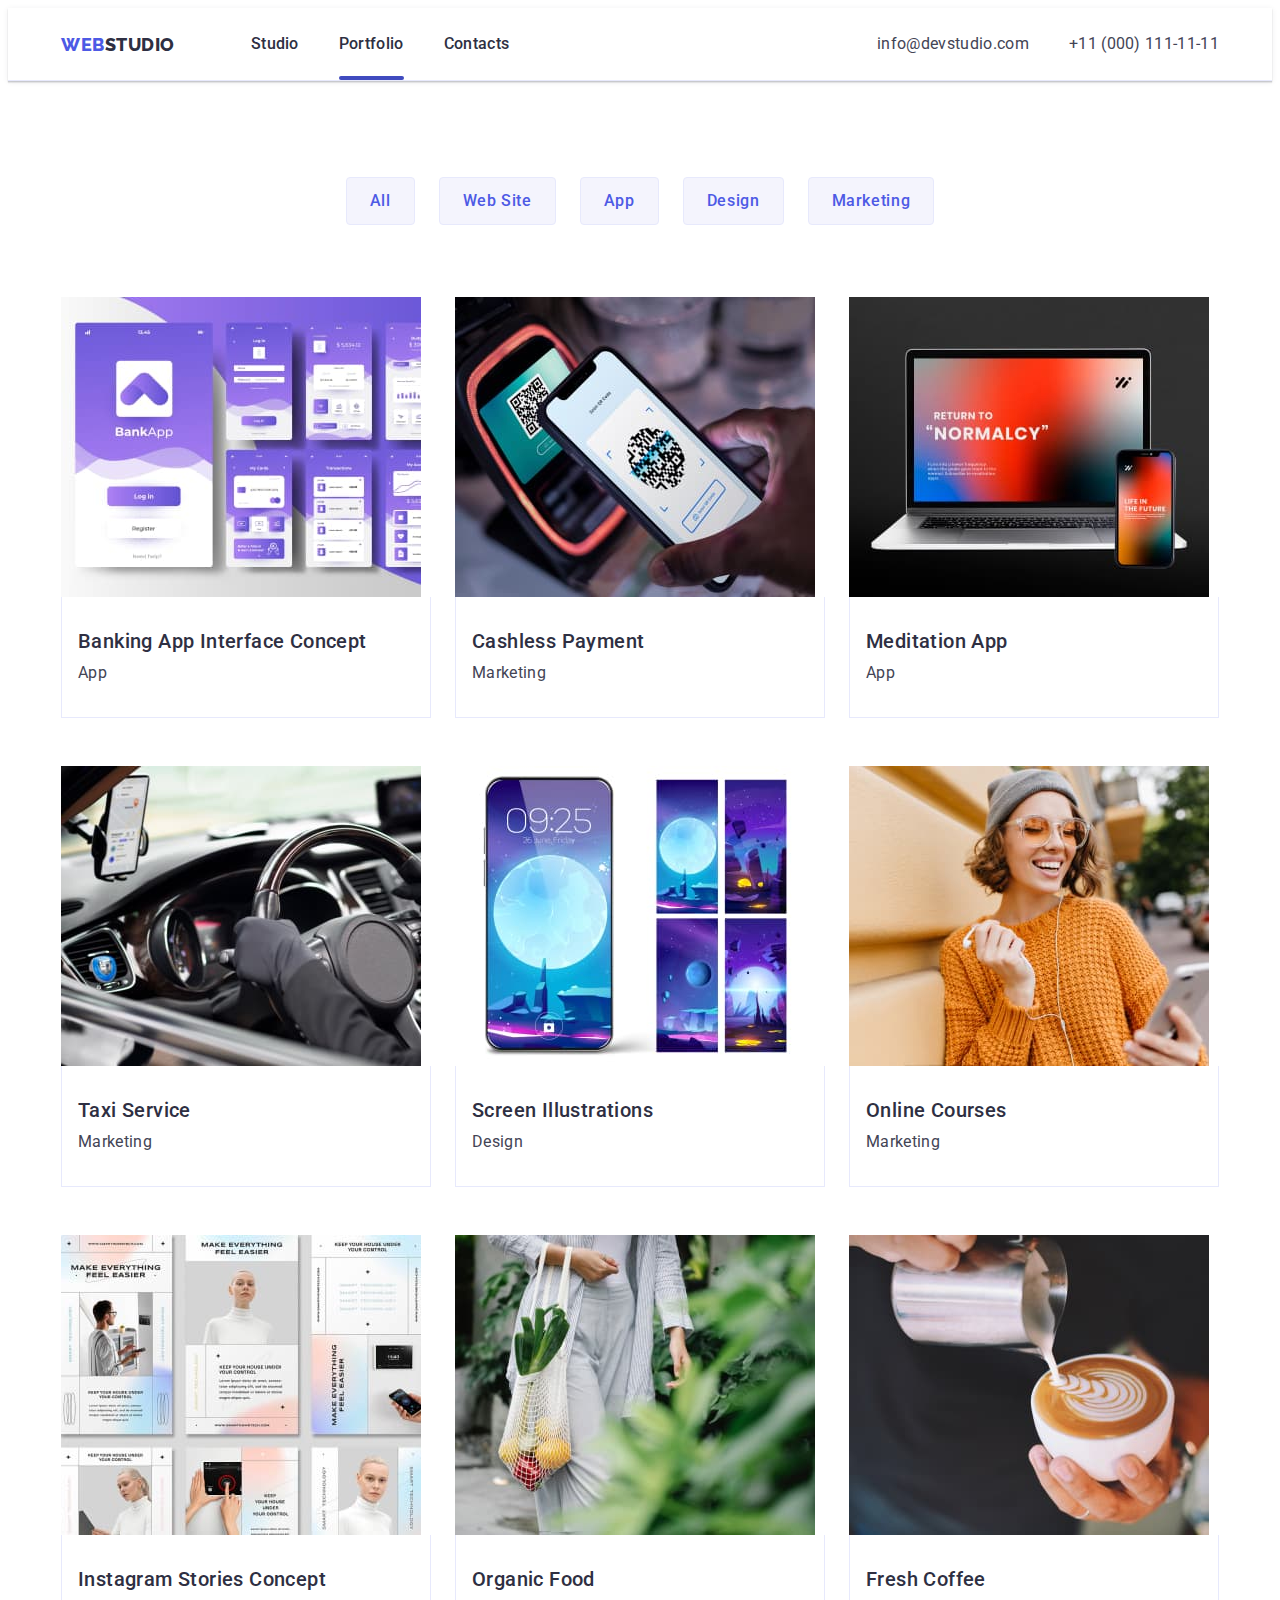
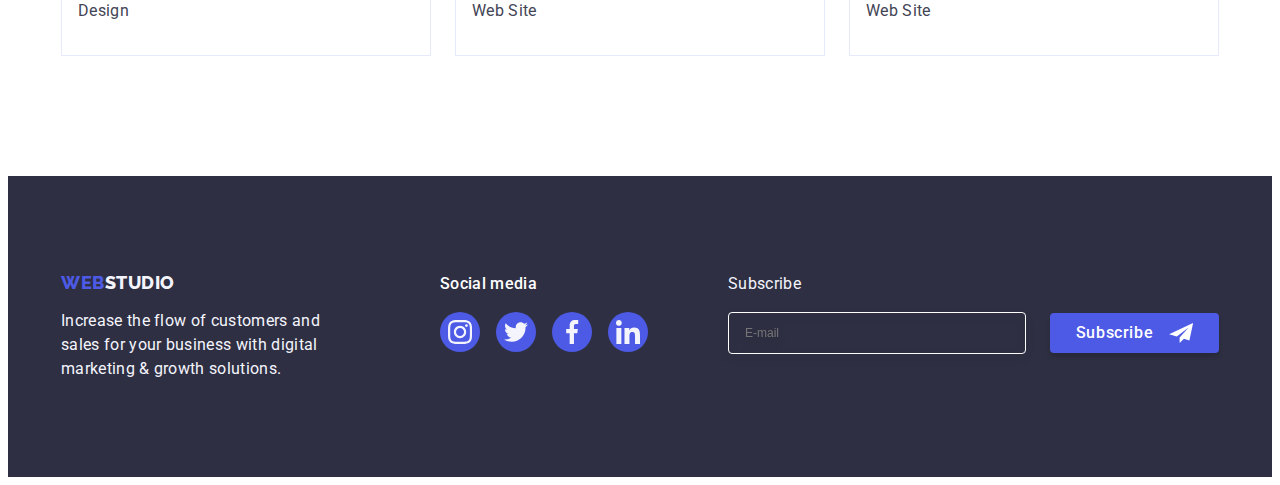
<file: portfolio.html>
<!DOCTYPE html>
<html lang="en">
  <head>
    <meta charset="UTF-8" />
    <meta http-equiv="X-UA-Compatible" content="IE=edge" />
    <meta name="viewport" content="width=device-width, initial-scale=1.0" />
    <title>Document</title>
    <link rel="preconnect" href="https://fonts.googleapis.com" />
    <link rel="preconnect" href="https://fonts.gstatic.com" crossorigin />
    <link
      href="https://fonts.googleapis.com/css2?family=Raleway:wght@800&family=Roboto:wght@400;500;700&display=swap"
      rel="stylesheet"
    />
    <link
      rel="stylesheet"
      href="https://cdnjs.cloudflare.com/ajax/libs/modern-normalize/1.1.0/modern-normalize.min.css"
      integrity="sha512-wpPYUAdjBVSE4KJnH1VR1HeZfpl1ub8YT/NKx4PuQ5NmX2tKuGu6U/JRp5y+Y8XG2tV+wKQpNHVUX03MfMFn9Q=="
      crossorigin="anonymous"
      referrerpolicy="no-referrer"
    />
    <link rel="stylesheet" href="./css/style.css" />
  </head>
  <body>
    <!-- Header -->

    <header class="header">
      <div class="header-container container">
        <nav class="header-nav">
          <a class="logo" href="./index.html">
            Web<span class="span-logo">Studio</span>
          </a>

          <ul class="header-list list">
            <li class="header-item">
              <a class="header-link" href="./index.html">Studio</a>
            </li>
            <li class="header-item">
              <a class="header-link current" href="./portfolio.html"
                >Portfolio</a
              >
            </li>
            <li class="header-item">
              <a class="header-link" href="">Contacts</a>
            </li>
          </ul>
        </nav>

        <address class="contacts" style="font-style: normal">
          <ul class="contacts-list list">
            <li class="contacts-item">
              <a class="contacts-link link" href="mailto:info@devstudio.com"
                >info@devstudio.com</a
              >
            </li>
            <li class="contacts-item">
              <a class="contacts-link link" href="tel:+110001111111"
                >+11 (000) 111-11-11</a
              >
            </li>
          </ul>
        </address>
      </div>
    </header>

    <!-- Site nav -->

    <main>
      <section class="site-nav">
        <div class="container">
          <h1 hidden>Our projects</h1>
          <ul class="btn-nav list">
            <li>
              <button class="list-btn" type="button">All</button>
            </li>
            <li>
              <button class="list-btn" type="button">Web Site</button>
            </li>
            <li>
              <button class="list-btn" type="button">App</button>
            </li>
            <li>
              <button class="list-btn" type="button">Design</button>
            </li>
            <li>
              <button class="list-btn" type="button">Marketing</button>
            </li>
          </ul>

          <!-- Portfolio -->

          <ul class="portfolio-list list">
            <li class="portfolio-item">
              <a class="portfolio-link link" href="">
                <div class="wrapper">
                  <img
                    src="./images/portfolio/banking_app.jpg"
                    alt="Banking interface"
                    width="360"
                  />
                  <div class="over">
                    <p>
                      14 Stylish and User-Friendly App Design Concepts · Task
                      Manager App · Calorie Tracker App · Exotic Fruit Ecommerce
                      App · Cloud Storage App
                    </p>
                  </div>
                </div>
                <div class="name-app-portfolio">
                  <h2 class="title-portfolio">Banking App Interface Concept</h2>
                  <p class="description">App</p>
                </div>
              </a>
            </li>
            <li class="portfolio-item">
              <a class="portfolio-link link" href="">
                <div class="wrapper">
                  <img
                    src="./images/portfolio/cashless_payment.jpg"
                    alt="Payment by phone"
                    width="360"
                  />
                  <div class="over">
                    <p>
                      14 Stylish and User-Friendly App Design Concepts · Task
                      Manager App · Calorie Tracker App · Exotic Fruit Ecommerce
                      App · Cloud Storage App
                    </p>
                  </div>
                </div>
                <div class="name-app-portfolio">
                  <h2 class="title-portfolio">Cashless Payment</h2>
                  <p class="description">Marketing</p>
                </div>
              </a>
            </li>
            <li class="portfolio-item">
              <a class="portfolio-link link" href="">
                <div class="wrapper">
                  <img
                    src="./images/portfolio/meditation_app.jpg"
                    alt="Phone and laptop"
                    width="360"
                  />
                  <div class="over">
                    <p>
                      14 Stylish and User-Friendly App Design Concepts · Task
                      Manager App · Calorie Tracker App · Exotic Fruit Ecommerce
                      App · Cloud Storage App
                    </p>
                  </div>
                </div>
                <div class="name-app-portfolio">
                  <h2 class="title-portfolio">Meditation App</h2>
                  <p class="description">App</p>
                </div>
              </a>
            </li>
            <li class="portfolio-item">
              <a class="portfolio-link link" href="">
                <div class="wrapper">
                  <img
                    src="./images/portfolio/taxi_service.jpg"
                    alt="Car interior"
                    width="360"
                  />
                  <div class="over">
                    <p>
                      14 Stylish and User-Friendly App Design Concepts · Task
                      Manager App · Calorie Tracker App · Exotic Fruit Ecommerce
                      App · Cloud Storage App
                    </p>
                  </div>
                </div>
                <div class="name-app-portfolio">
                  <h2 class="title-portfolio">Taxi Service</h2>
                  <p class="description">Marketing</p>
                </div>
              </a>
            </li>
            <li class="portfolio-item">
              <a class="portfolio-link link" href="">
                <div class="wrapper">
                  <img
                    src="./images/portfolio/screen_illstrations.jpg"
                    alt="Phone wallpaper"
                    width="360"
                  />
                  <div class="over">
                    <p>
                      14 Stylish and User-Friendly App Design Concepts · Task
                      Manager App · Calorie Tracker App · Exotic Fruit Ecommerce
                      App · Cloud Storage App
                    </p>
                  </div>
                </div>
                <div class="name-app-portfolio">
                  <h2 class="title-portfolio">Screen Illustrations</h2>
                  <p class="description">Design</p>
                </div>
              </a>
            </li>
            <li class="portfolio-item">
              <a class="portfolio-link link" href="">
                <div class="wrapper">
                  <img
                    src="./images/portfolio/online_courses.jpg"
                    alt="A girl with a phone"
                    width="360"
                  />
                  <div class="over">
                    <p>
                      14 Stylish and User-Friendly App Design Concepts · Task
                      Manager App · Calorie Tracker App · Exotic Fruit Ecommerce
                      App · Cloud Storage App
                    </p>
                  </div>
                </div>
                <div class="name-app-portfolio">
                  <h2 class="title-portfolio">Online Courses</h2>
                  <p class="description">Marketing</p>
                </div>
              </a>
            </li>
            <li class="portfolio-item">
              <a class="portfolio-link link" href="">
                <div class="wrapper">
                  <img
                    src="./images/portfolio/instagram_stories_concept.jpg"
                    alt="An example of Instagram stories"
                    width="360"
                  />
                  <div class="over">
                    <p>
                      14 Stylish and User-Friendly App Design Concepts · Task
                      Manager App · Calorie Tracker App · Exotic Fruit Ecommerce
                      App · Cloud Storage App
                    </p>
                  </div>
                </div>
                <div class="name-app-portfolio">
                  <h2 class="title-portfolio">Instagram Stories Concept</h2>
                  <p class="description">Design</p>
                </div>
              </a>
            </li>
            <li class="portfolio-item">
              <a class="portfolio-link link" href="">
                <div class="wrapper">
                  <img
                    src="./images/portfolio/organic_food.jpg"
                    alt="Food in a bag"
                    width="360"
                  />
                  <div class="over">
                    <p>
                      14 Stylish and User-Friendly App Design Concepts · Task
                      Manager App · Calorie Tracker App · Exotic Fruit Ecommerce
                      App · Cloud Storage App
                    </p>
                  </div>
                </div>
                <div class="name-app-portfolio">
                  <h2 class="title-portfolio">Organic Food</h2>
                  <p class="description">Web Site</p>
                </div>
              </a>
            </li>
            <li class="portfolio-item">
              <a class="portfolio-link link" href="">
                <div class="wrapper">
                  <img
                    src="./images/portfolio/fresh_coffee.jpg"
                    alt="Making coffee"
                    width="360"
                  />
                  <div class="over">
                    <p>
                      14 Stylish and User-Friendly App Design Concepts · Task
                      Manager App · Calorie Tracker App · Exotic Fruit Ecommerce
                      App · Cloud Storage App
                    </p>
                  </div>
                </div>
                <div class="name-app-portfolio">
                  <h2 class="title-portfolio">Fresh Coffee</h2>
                  <p class="description">Web Site</p>
                </div>
              </a>
            </li>
          </ul>
        </div>
      </section>
    </main>

    <!-- Footer -->

    <footer class="footer">
      <div class="joint-footer-container container">
        <div class="container1">
          <a class="footer-logo link" href="./index.html"
            >Web<span class="footer-logo-span">Studio</span></a
          >
          <p class="footer-subtitle">
            Increase the flow of customers and sales for your business with
            digital marketing & growth solutions.
          </p>
        </div>
        <div class="container2">
          <p class="media">Social media</p>
          <ul class="footer-socials">
            <li class="footer-socials-item">
              <a
                class="footer-socials-link"
                href=""
                target="_blank"
                rel="noopener noreferrer"
              >
                <svg class="footer-socials-icon" width="24" height="24">
                  <use href="./images/icons.svg#instagram"></use>
                </svg>
              </a>
            </li>
            <li class="footer-socials-item">
              <a
                class="footer-socials-link"
                href=""
                target="_blank"
                rel="noopener noreferrer"
              >
                <svg class="footer-socials-icon" width="24" height="24">
                  <use href="./images/icons.svg#twitter"></use>
                </svg>
              </a>
            </li>
            <li class="footer-socials-item">
              <a
                class="footer-socials-link"
                href=""
                target="_blank"
                rel="noopener noreferrer"
              >
                <svg class="footer-socials-icon" width="24" height="24">
                  <use href="./images/icons.svg#facebook"></use>
                </svg>
              </a>
            </li>
            <li class="footer-socials-item">
              <a
                class="footer-socials-link"
                href=""
                target="_blank"
                rel="noopener noreferrer"
              >
                <svg class="footer-socials-icon" width="24" height="24">
                  <use href="./images/icons.svg#linkedin"></use>
                </svg>
              </a>
            </li>
          </ul>
        </div>
        <div class="container3">
          <p class="footer-subs">Subscribe</p>
          <form class="footer-subs-form" name="subs-form">
            <input
              class="input-footer-email"
              type="email"
              name="email"
              required
              placeholder="E-mail"
            />
            <button class="footer-subs-btn modal-btn" type="submit">
              Subscribe
              <svg class="footer-subs-icon" width="24" height="20">
                <use href="./images/icons.svg#subs"></use>
              </svg>
            </button>
          </form>
        </div>
      </div>
    </footer>
  </body>
</html>
</file>
<file: css/style.css>
/* Header */
/* Color logo "WEB" - #4D5AE5 */
/* Color logo "STUDIO" - #2E2F42 */
/* Color nav - #2E2F42 */
/* Color address info - #2E2F42 */

/* Hero image */
/* Color h1 - #FFFFFF */
/* Color butt - #F4F4FD */
/* Background color - #2E2F42 */

/* Section1 */
/* Color h2 section 1 - #2E2F42 */
/* Color p section 1 - #434455 */

/* Section2 */
/* Color h2 section 2 - #2E2F42 */

/* Section3 */
/* Color h2 section 3 - #2E2F42 */
/* Color name cection 3 - #2E2F42 */
/* Color p section 3 - #434455 */
/* Background color - #F4F4FD */

/* Footer */
/* Color text footer - #F4F4FD */
/* Background color - #2E2F42 */

:root {
    --accent-color: #2E2F42;
    --primary-font: 'Roboto', sans-serif;
    --secondary-font: 'Raleway', sans-serif;
    /* --indent: 16px;
    --item: 2; */
}

.body {
    font-family: var(--primary-font);
    color: #434455;
    background-color: #ffffff;
}

.container {
    min-width: 320 px;
    max-width: 428px;
    padding-left: 16px;
    padding-right: 16px;
    margin-right: auto;
    margin-left: auto;
}

@media only screen and (min-width: 768px) {
    .container {
        max-width: 736px;
    }
}

@media only screen and (min-width: 1158px) {
    .container {
        max-width: 1158px;
        padding-left: 15px;
        padding-right: 15px;
    }
}

/* Reset */

h1,
h2,
h3,
h4,
h5,
h6,
p {
    margin: 0;
}

ul,
ol {
    margin: 0;
    padding: 0;
    list-style: none;
}

img {
    display: block;
}

a {
    text-decoration: none;
}

/**
  |============================
  | Header
  |============================
*/
/* header */
.header {
    border-bottom: 1px solid #e7e9fc;
    box-shadow: 0px 2px 1px rgba(46, 47, 66, 0.08), 0px 1px 1px rgba(46, 47, 66, 0.16), 0px 1px 6px rgba(46, 47, 66, 0.08);
    z-index: 100;
}

/* div */
.header-container {
    display: flex;
    align-items: center;
}

/* nav */
.header-nav {
    display: flex;
    align-items: center;
}

/* a */
.logo {
    padding-top: 25.5px;
    padding-bottom: 23.5px;
    /* margin-right: 76px; */
    font-family: var(--secondary-font);
    font-style: normal;
    font-weight: 800;
    font-size: 18px;
    line-height: 1.17;
    display: flex;
    align-items: center;
    letter-spacing: 0.03em;
    text-transform: uppercase;
    color: #4D5AE5;
    text-decoration: none;
}

@media only screen and (min-width: 768px) {
    .logo {
        padding-bottom: 25.5px;
    }
}

.span-logo {
    margin-right: 76px;
    display: inline-block;
    color: #2E2F42;
}

/* ul */
.header-list {
    display: flex;
}

@media only screen and (max-width: 767px) {
    .header-list {
        display: none;
    }
}

/* li */

.header-item:not(:last-child) {
    margin-right: 40px;
}

/* a */
.header-link {
    padding-top: 24px;
    padding-bottom: 24px;
    display: block;
    font-family: var(--primary-font);
    font-style: normal;
    font-weight: 500;
    font-size: 16px;
    line-height: 1.5;
    letter-spacing: 0.02em;
    color: #2E2F42;

    transition-duration: 250ms;
    transition-timing-function: cubic-bezier(0.4, 0, 0.2, 1);
}

.header-link:hover,
.header-link:focus {
    color: #404BBF;
}

.current {
    position: relative;
}

.current::after {
    content: '';
    position: absolute;
    left: 0;
    bottom: 0;
    display: block;
    width: 100%;
    height: 4px;
    background-color: #404BBF;
    border-radius: 2px;
}

/* address */
.contacts {
    margin-left: auto;
}

@media only screen and (max-width: 767px) {
    .contacts {
        display: none;
    }
}

/* ul */
.contacts-list {
    display: flex;
    gap: 40px;
}

@media only screen and (min-width: 768px) {
    .contacts-list {
        flex-wrap: wrap;
        justify-content: end;
        gap: 12px;
    }
}

@media only screen and (min-width: 1158px) {
    .contacts-list {
        gap: 40px;
    }
}

/* a */
.contacts-link {
    font-family: var(--primary-font);
    font-style: normal;
    font-weight: 400;
    font-size: 16px;
    line-height: 1.5;
    letter-spacing: 0.02em;
    color: #434455;

    transition-duration: 250ms;
    transition-timing-function: cubic-bezier(0.4, 0, 0.2, 1);
}

.contacts-link:hover,
.contacts-link:focus {
    color: #404BBF;
}

/**
  |============================
  | Hero Title
  |============================
*/
/* section */
.hero {
    max-width: 1440px;
    margin: 0 auto;
    padding-top: 188px;
    padding-bottom: 188px;

    text-align: center;
    background-color: var(--accent-color);

    background-image:
        linear-gradient(rgba(46, 47, 66, 0.7),
            rgba(46, 47, 66, 0.7)),
        url(../images/hero/img-1_mob@1x.webp);
    background-repeat: no-repeat;
    background-position: center;
    background-size: cover;
}

@media screen and (min-device-pixel-ratio: 2),
(min-resolution: 192dpi),
(min-resolution: 2dppx) {
    .hero {
        background-image:
            linear-gradient(rgba(46, 47, 66, 0.7),
                rgba(46, 47, 66, 0.7)),
            url(../images/hero/img-1_mob@2x.webp);
    }
}

@media only screen and (min-width: 429px) {
    .hero {
        background-image: linear-gradient(rgba(46, 47, 66, 0.7),
                rgba(46, 47, 66, 0.7)),
            url(../images/hero/img-1_tab@1x.webp);
    }

    @media screen and (min-device-pixel-ratio: 2),
    (min-resolution: 192dpi),
    (min-resolution: 2dppx) {
        .hero {
            background-image:
                linear-gradient(rgba(46, 47, 66, 0.7),
                    rgba(46, 47, 66, 0.7)),
                url(../images/hero/img-1_tab@2x.webp);

        }
    }
}

@media only screen and (min-width: 769px) {
    .hero {
        background-image: linear-gradient(rgba(46, 47, 66, 0.7),
                rgba(46, 47, 66, 0.7)),
            url(../images/hero/img-1_desc@1x.webp);
    }

    @media screen and (min-device-pixel-ratio: 2),
    (min-resolution: 192dpi),
    (min-resolution: 2dppx) {
        .hero {
            background-image:
                linear-gradient(rgba(46, 47, 66, 0.7),
                    rgba(46, 47, 66, 0.7)),
                url(../images/hero/img-1_desc@2x.webp);

        }
    }
}

/* h1 */
.hero-title {
    max-width: 496px;
    margin-left: auto;
    margin-right: auto;
    margin-bottom: 48px;
    font-family: var(--primary-font);
    font-style: normal;
    font-weight: 700;
    font-size: 40px;
    line-height: 1.07;
    letter-spacing: 0.02em;
    color: #FFFFFF;
}

@media only screen and (min-width: 768px) {
    .hero-title {
        font-size: 50px;
        line-height: 1.07;
    }
}

@media only screen and (min-width: 1158px) {
    .hero-title {
        font-size: 56px;
        line-height: 1.07;
    }
}

/* button */
.modal-btn {
    margin: auto;
    box-shadow: 0px 4px 4px rgba(0, 0, 0, 0.15);
    text-align: center;
    display: block;
    min-width: 169px;
    border-radius: 4px;
    padding: 16px 32px;
    border: none;

    font-family: var(--primary-font);
    font-style: normal;
    font-weight: 500;
    font-size: 16px;
    line-height: 1.5;
    align-items: center;
    letter-spacing: 0.04em;
    color: #FFFFFF;
    background-color: #4D5AE5;
    cursor: pointer;

    transition-duration: 250ms;
    transition-timing-function: cubic-bezier(0.4, 0, 0.2, 1);
}

.modal-btn:hover,
.modal-btn:focus {
    background-color: #404BBF;
    color: #FFFFFF;
}

/**
  |============================
  | About us
  |============================
*/
/* section */
.about {
    padding-top: 96px;
    padding-bottom: 96px;
}

@media only screen and (min-width: 1158px) {
    .about {
        padding-top: 120px;
        padding-bottom: 120px;
    }
}

/* ul */
.about-list {
    display: flex;
    flex-wrap: wrap;

    text-align: center;

    gap: 72px;
}

@media only screen and (min-width: 768px) {
    .about-list {
        justify-content: space-between;
        gap: 72px 24px;
    }
}

@media only screen and (min-width: 1158px) {
    .about-list {
        gap: 24px;
    }
}

/* div */
.svg {
    display: flex;
    align-items: center;
    justify-content: center;
    height: 112px;
    background-color: #F4F4FD;
    border-radius: 4px;
    margin-bottom: 8px;
}

@media only screen and (max-width: 1157px) {
    .svg {
        display: none;
    }
}

/* h3 */
.about-name {
    margin-bottom: 8px;
    font-family: var(--primary-font);
    font-style: normal;
    font-weight: 700;
    font-size: 36px;
    line-height: 40px;
    letter-spacing: 0.02em;
    color: var(--accent-color);
}

@media only screen and (min-width: 768px) {
    .about-name {
        text-align: left;
    }
}

@media only screen and (min-width: 1158px) {
    .about-name {
        font-weight: 500;
        font-size: 20px;
        line-height: 24px;
        text-align: left;
    }
}

/* p */
.info {
    text-align: left;
    font-family: var(--primary-font);
    font-style: normal;
    font-weight: 500;
    font-size: 16px;
    line-height: 24px;
    letter-spacing: 0.02em;
    color: #434455;
}

@media only screen and (min-width: 768px) {
    .info {
        max-width: 340px;
        text-align: justify;
    }
}

@media only screen and (min-width: 1158px) {
    .info {
        width: 264px;
        font-weight: 400;
    }
}

/**
  |============================
  | Projects
  |============================
*/
/* section */
.projects {
    padding-bottom: 120px;
}

@media only screen and (max-width: 1157px) {
    .projects {
        display: none;
    }
}

/* h2 */
.projects-team {
    margin-bottom: 72px;
    font-family: var(--primary-font);
    font-style: normal;
    font-weight: 700;
    font-size: 36px;
    line-height: 1.11;
    text-align: center;
    letter-spacing: 0.02em;
    text-transform: capitalize;
    color: var(--accent-color);
}

/* ul */
.projects-list__team {
    gap: 24px;
    display: flex;
}

/**
  |============================
  | Team
  |============================
*/
/* section */
.team {
    padding-top: 96px;
    padding-bottom: 96px;
    background-color: #F4F4FD;
}

@media only screen and (min-width: 1158px) {
    .team {
        padding-top: 120px;
        padding-bottom: 120px;
    }
}

/* h2 */
.team-title {
    margin-bottom: 72px;
    font-family: var(--primary-font);
    font-style: normal;
    font-weight: 700;
    font-size: 36px;
    line-height: 1.11;
    text-align: center;
    letter-spacing: 0.02em;
    text-transform: capitalize;
    color: var(--accent-color);
}

/* ul */
.team-list {
    gap: 72px;
    display: flex;
    flex-wrap: wrap;
    justify-content: center;
}

@media only screen and (min-width: 768px) {
    .team-list {
        gap: 64px 24px;
    }
}

@media only screen and (min-width: 1158px) {
    .team-list {
        gap: 24px;
        justify-content: space-between;
    }
}

/* li */
.team-item {
    box-shadow: 0px 1px 6px rgba(46, 47, 66, 0.08), 0px 1px 1px rgba(46, 47, 66, 0.16), 0px 2px 1px rgba(46, 47, 66, 0.08);
    border-radius: 0px 0px 4px 4px;
    background-color: #FFFFFF;
    width: 264px;
}

/* div */
.worker-wrapper {
    padding: 32px 0;
    border-radius: 0px 0px 4px 4px;
}

/* h3 */
.name-worker {
    margin-bottom: 8px;
    font-family: var(--primary-font);
    font-style: normal;
    font-weight: 500;
    font-size: 20px;
    line-height: 24px;
    text-align: center;
    letter-spacing: 0.02em;
    color: var(--accent-color);
}

/* p */
.info-name-worker {
    font-family: var(--primary-font);
    font-style: normal;
    font-weight: 400;
    font-size: 16px;
    line-height: 24px;
    text-align: center;
    letter-spacing: 0.02em;
    color: #434455;
}

/* ul */
.socials {
    margin-top: 8px;
    display: flex;
    gap: 24px;
    justify-content: center;
}

/* a */
.socials-link {
    display: flex;
    align-items: center;
    justify-content: center;
    width: 40px;
    height: 40px;
    background-color: #4D5AE5;
    border-radius: 50%;
    color: #F4F4FD;

    transition-duration: 250ms;
    transition-timing-function: cubic-bezier(0.4, 0, 0.2, 1);
}

.socials-link:hover,
.socials-link:focus {
    background-color: #404BBF;
    color: #F4F4FD;
}

/* svg */
.socials-icon {
    fill: currentColor;
}

/**
  |============================
  | Customer
  |============================
*/
/* section */
.customers {
    padding-top: 96px;
    padding-bottom: 96px;
}

@media only screen and (min-width: 1158px) {
    .customers {
        padding-top: 120px;
        padding-bottom: 120px;
    }
}

/* h2 */
.customers-title {
    margin-bottom: 72px;

    font-family: var(--primary-font);
    font-style: normal;
    font-weight: 700;
    font-size: 36px;
    line-height: 1.1;

    text-align: center;
    letter-spacing: 0.02em;
    text-transform: capitalize;

    color: #2E2F42;
}

/* ul */
.customers-list {
    display: flex;
    flex-wrap: wrap;
    justify-content: center;

    gap: 72px 16px;
}

@media screen and (min-width: 768px) {
    .customers-list {
        column-gap: 24px;
    }
}

@media screen and (max-width: 767px) {
    .customers-item {
        display: flex;
        flex-basis: calc((100% - 32px) / 2);
    }
}


/* a */
.customers-link {
    display: flex;
    justify-content: center;
    align-items: center;

    flex-basis: 190px;
    height: 88px;

    color: #8e8f99;
    border: 1px solid #8E8F99;
    border-radius: 4px;

    transition-duration: 250ms;
    transition-timing-function: cubic-bezier(0.4, 0, 0.2, 1);
}

.customers-link:hover,
.customers-link:focus {
    border-color: #404BBF;
    color: #404BBF;
}

@media screen and (min-width: 768px) {
    .customers-link {
        width: 168px;
        height: 88px;
    }
}

/* svg */
.customers-icon {
    fill: currentColor;
}

/* *
  |============================
  | card set
  |============================
*/
/* .card-set {
    display: flex;
    flex-wrap: wrap;
    gap: var(--indent);
}

.card-set-item {
    flex-basis: calc((100% - var(--indent) * (var(--item) - 1)) / var(--item));
} */

/**
  |============================
  | Footer
  |============================
*/
.footer {
    padding-top: 96px;
    padding-bottom: 96px;
    font-family: var(--primary-font);
    font-style: normal;
    font-weight: 400;
    font-size: 16px;
    line-height: 24px;
    letter-spacing: 0.02em;
    color: #F4F4FD;
    background-color: var(--accent-color);
}

/* div */
.joint-footer-container {
    display: flex;
    align-items: baseline;
    flex-wrap: wrap;
    gap: 72px 24px;
}

@media only screen and (min-width: 1158px) {
    .joint-footer-container {
        flex-wrap: nowrap;
        gap: 0;
    }
}

/* a */
.footer-logo {
    margin-bottom: 16px;
    text-align: center;
    font-family: var(--secondary-font);
    font-style: normal;
    font-weight: 800;
    font-size: 18px;
    line-height: 1.17;
    display: block;
    letter-spacing: 0.03em;
    text-transform: uppercase;
    color: #4D5AE5;
}

@media only screen and (min-width: 768px) {
    .footer-logo {
        text-align: left;
    }
}

/* span */
.footer-logo-span {
    color: #F4F4FD;
}

/* p */
.footer-subtitle {
    max-width: 264px;
}

/* div */
.container1 {
    margin: auto;
}

@media only screen and (min-width: 768px) {
    .container1 {
        margin-left: 108px;
        margin-right: 0;
    }
}

@media only screen and (min-width: 1158px) {
    .container1 {
        margin-left: 0;
    }
}

/* div */
.container2 {
    margin: auto;
}

@media only screen and (min-width: 768px) {
    .container2 {
        margin-left: 0;
        margin-top: 0;
    }
}

@media only screen and (min-width: 1158px) {
    .container2 {
        margin-left: 120px;
        margin-bottom: 0;
        display: block;
    }
}

/* p */
.media {
    display: block;
    text-align: center;
    margin-bottom: 16px;
    font-weight: 500;
    color: #ffffff;
}

@media only screen and (min-width: 768px) {
    .media {
        text-align: start;
    }
}

@media only screen and (min-width: 1158px) {
    .media {
        display: block;
    }
}

/* ul */
.footer-socials {
    display: flex;
    align-items: center;
    gap: 16px;
}

/* a */
.footer-socials-link {
    display: flex;
    align-items: center;
    justify-content: center;
    width: 40px;
    height: 40px;
    background-color: #4D5AE5;
    border-radius: 50%;
    color: #F4F4FD;

    transition-duration: 250ms;
    transition-timing-function: cubic-bezier(0.4, 0, 0.2, 1);
}

.footer-socials-link:hover,
.footer-socials-link:focus {
    background-color: #31D0AA;
    color: #F4F4FD;
}

/* svg */
.footer-socials-icon {
    fill: currentColor;
}

/* div */
.container3 {
    margin: auto;
}

@media only screen and (min-width: 768px) {
    .container3 {
        margin-left: 108px;
    }
}

@media only screen and (min-width: 1158px) {
    .container3 {
        margin-left: 80px;
        margin-top: 0;
        margin-bottom: 0;
    }
}

/* p */
.footer-subs {
    display: flex;
    justify-content: center;
    margin-bottom: 16px;
}

@media only screen and (min-width: 768px) {
    .footer-subs {
        justify-content: start;
    }
}

/* subsform */
.footer-subs-form {
    position: relative;
    display: flex;
    flex-wrap: wrap;
    justify-content: center;
    gap: 24px;
}

@media only screen and (min-width: 1158px) {
    .footer-subs-form {
        flex-wrap: nowrap;
    }
}

/* input */
.input-footer-email {
    width: 100%;
    height: 40px;
    padding: 0 16px;

    font-size: 12px;

    outline: none;
    border: 1px solid #FFFFFF;
    filter: drop-shadow(0px 4px 4px rgba(0, 0, 0, 0.15));
    border-radius: 4px;
    background-color: transparent;
}

@media only screen and (min-width: 768px) {
    .input-footer-email {
        width: 264px;
    }
}

/* button */

.footer-subs-btn {
    display: flex;
    flex-direction: row;
    justify-content: center;
    align-items: center;
    padding: 8px 24px;
    gap: 16px;


    letter-spacing: 0.04em;

    background: #4D5AE5;
    border-radius: 4px;
}

.footer-subs-icon {
    top: 10px;
    right: 24px;
}

/**
  |============================
  | Portfolio
  |============================
*/
/**
  |============================
  | Site nav
  |============================
*/
/* section */
.site-nav {
    margin: auto;
    padding-top: 96px;
    padding-bottom: 120px;
}

/* ul */
.btn-nav {
    margin-bottom: 72px;
    display: flex;
    justify-content: center;
    gap: 24px;
}

/* button */
.list-btn {
    padding-top: 11px;
    padding-bottom: 11px;
    padding-left: 23px;
    padding-right: 23px;

    border: 1px solid #E7E9FC;
    border-radius: 4px;
    font-family: var(--primary-font);
    font-style: normal;
    font-weight: 500;
    font-size: 16px;
    line-height: 24px;
    display: flex;
    align-items: center;
    text-align: center;
    letter-spacing: 0.04em;
    background-color: #F4F4FD;
    color: #4D5AE5;
    cursor: pointer;

    transition-duration: 250ms;
    transition-timing-function: cubic-bezier(0.4, 0, 0.2, 1);
}


.list-btn:hover,
.list-btn:focus {
    background-color: #404BBF;
    color: #FFFFFF;
    border: 1px solid transparent;

    box-shadow: 0px 3px 1px rgba(0, 0, 0, 0.1), 0px 2px 1px rgba(0, 0, 0, 0.08), 0px 2px 2px rgba(0, 0, 0, 0.12);
}


/**
  |============================
  | Portfolio
  |============================
*/
/* ul */
.portfolio-list {
    display: flex;
    flex-wrap: wrap;
    gap: 48px 24px;
    justify-content: center;
}

/* li */
.portfolio-item {
    width: calc((100% - 48px) / 3);
}

/* a */
.portfolio-link {
    display: block;
    transition-duration: 250ms;
    transition-timing-function: cubic-bezier(0.4, 0, 0.2, 1);
}

.portfolio-link:hover,
.portfolio-link:focus {
    box-shadow: 0px 1px 6px rgba(46, 47, 66, 0.08), 0px 1px 1px rgba(46, 47, 66, 0.16), 0px 2px 1px rgba(46, 47, 66, 0.08);
}

/* div */
.wrapper {
    position: relative;
    overflow: hidden;
}

/* over */
.over {
    font-family: var(--primary-font);
    font-style: normal;
    font-weight: 400;
    font-size: 16px;
    line-height: 24px;
    letter-spacing: 0.02em;
    color: #F4F4FD;

    position: absolute;
    width: 100%;
    height: 100%;
    top: 0;
    left: 0;
    padding: 40px 32px 164px 32px;
    transform: translateY(100%);
    transition: transform 250ms cubic-bezier(0.4, 0, 0.2, 1), background-color 250ms cubic-bezier(0.4, 0, 0.2, 1);
}

.portfolio-link:hover .over,
.portfolio-link:focus .over {
    transform: translateY(0);
    background-color: #4D5AE5;
}

/* div */
.name-app-portfolio {
    padding: 32px 16px;
    border: 1px solid #e7e9fc;
    border-top: none;
}

/* h2 */
.title-portfolio {
    margin-bottom: 8px;
    font-family: var(--primary-font);
    font-style: normal;
    font-weight: 500;
    font-size: 20px;
    line-height: 1.2;
    letter-spacing: 0.02em;
    color: var(--accent-color);
}

/* p */
.description {
    font-family: var(--primary-font);
    font-style: normal;
    font-weight: 400;
    font-size: 16px;
    line-height: 1.5;
    letter-spacing: 0.02em;
    color: #434455;
}

/**
  |============================
  | Modal window
  |============================
*/
/* div */
.backdrop {
    position: fixed;
    top: 0;
    left: 0;
    z-index: 1000;

    width: 100%;
    height: 100%;

    background-color: rgba(46, 47, 66, 0.4);

    transition: opacity 250ms linear, visibility 250ms linear;
}

.backdrop.is-hidden {
    opacity: 0;
    visibility: hidden;
    pointer-events: none;
}

/* div */
.modal {
    position: absolute;
    top: 50%;
    left: 50%;
    transform: translate(-50%, -50%) scale(1);
    opacity: 1;
    padding: 72px 24px 24px 24px;

    max-width: 408px;
    width: 100%;
    min-height: 576px;

    background: #FCFCFC;
    box-shadow: 0px 1px 1px rgba(0, 0, 0, 0.14), 0px 1px 3px rgba(0, 0, 0, 0.12), 0px 2px 1px rgba(0, 0, 0, 0.2);
    border-radius: 4px;


    transition-duration: 250ms;
    transition-timing-function: cubic-bezier(0.4, 0, 0.2, 1);
}

.backdrop.is-hidden .modal {
    transform: translate(-50%, -50%) scale(0.3);
    opacity: 0;
}

/* button */
.close-modal {
    position: absolute;
    top: 24px;
    right: 24px;

    display: flex;
    align-items: center;
    justify-content: center;
    width: 23px;
    height: 23px;
    padding: 0;

    border-radius: 50%;
    background: #E7E9FC;
    border: 1px solid rgba(0, 0, 0, 0.1);
    transition: fill;
    transition-duration: 250ms;
    transition-timing-function: cubic-bezier(0.4, 0, 0.2, 1);
}

.close-modal:hover,
.close-modal:focus {
    background-color: #404BBF;
    fill: #FFFFFF;
    cursor: pointer;
}

/* strong */
.modal-wind-title {
    display: block;
    margin-bottom: 16px;

    font-family: var(--primary-font);
    font-style: normal;
    font-weight: 500;
    font-size: 16px;
    line-height: 24px;

    text-align: center;
    letter-spacing: 0.02em;

    color: #2E2F42;
}

/* div */
.modal-wind-field {
    position: relative;
    margin-bottom: 8px;
}

/* label */
.modal-wind-label {
    display: block;
    margin-bottom: 4px;

    font-family: var(--primary-font);
    font-style: normal;
    font-weight: 400;
    font-size: 12px;
    line-height: 14px;
    letter-spacing: 0.04em;
    color: #8E8F99;
}

/* input */
.modal-wind-input {
    width: 100%;
    height: 40px;
    padding: 0 38px;

    outline: transparent;
    border: 1px solid rgba(46, 47, 66, 0.4);
    border-radius: 4px;

    transition-duration: 250ms;
    transition-timing-function: cubic-bezier(0.4, 0, 0.2, 1);
}

.modal-wind-input:focus {
    border: 1px solid #4D5AE5;
}

/* svg */
.modal-wind-icon {
    position: absolute;
    left: 16px;
    bottom: 8px;

    fill: #2E2F42;
    pointer-events: none;

    transition-duration: 250ms;
    transition-timing-function: cubic-bezier(0.4, 0, 0.2, 1);
}

.modal-wind-input:focus+.modal-wind-icon {
    fill: #4D5AE5;
}

/* textarea */
.modal-wind-message {
    width: 100%;
    height: 120px;
    padding-top: 8px;
    padding-left: 11px;
    font-size: 12px;
    line-height: 14px;

    letter-spacing: 0.04em;

    resize: none;
    outline: transparent;
    border: 1px solid rgba(46, 47, 66, 0.4);
    border-radius: 4px;

    transition-duration: 250ms;
    transition-timing-function: cubic-bezier(0.4, 0, 0.2, 1);
}

.modal-wind-message:placeholder-shown {
    color: rgba(46, 47, 66, 0.4);
}

.modal-wind-message:focus {
    border: 1px solid #4D5AE5;
}

/* input */
.modal-wind-privacy {
    appearance: none;
}

/* label */
.modal-wind-agreement {
    display: flex;
    align-items: center;
    gap: 8px;

    margin-bottom: 24px;
}

/* span */
.modal-wind-desc {
    font-family: var(--primary-font);
    font-style: normal;
    font-weight: 400;
    font-size: 12px;
    line-height: 14px;

    letter-spacing: 0.04em;

    color: #8E8F99;
}

/* a */
.modal-wind-link {
    color: #4D5AE5;
    text-decoration: underline;
}

/* button */
.modal-wind-btn {
    display: block;
    margin: 0 auto;
}

/**
  |============================
  | Checkbox
  |============================
*/
/* svg */
.modal-wind-checkbox {
    cursor: pointer;
}

/* use */
.icon-default {
    opacity: 1;
    transition-duration: 250ms;
    transition-timing-function: cubic-bezier(0.4, 0, 0.2, 1);
}

.icon-click {
    opacity: 0;
    transition-duration: 250ms;
    transition-timing-function: cubic-bezier(0.4, 0, 0.2, 1);
}

.modal-wind-privacy:checked+.modal-wind-checkbox>.icon-default {
    opacity: 0;
}

.modal-wind-privacy:checked+.modal-wind-checkbox>.icon-click {
    opacity: 1;
}

/**
  |============================
  | Mobile icon
  |============================
*/

.menu-toggle {
    width: 32px;
    height: 22px;
    margin-left: auto;

    display: flex;
    align-items: center;
    justify-content: center;

    background-color: transparent;
    border: none;

    transition-duration: 250ms;
    transition-timing-function: cubic-bezier(0.4, 0, 0.2, 1);
}

@media only screen and (min-width: 767px) {
    .menu-toggle {
        display: none;
    }
}

.mobile-close-modal {
    position: absolute;
    top: 24px;
    right: 24px;

    display: flex;
    align-items: center;
    justify-content: center;
    width: 23px;
    height: 23px;
    padding: 0;

    border-radius: 50%;
    background-color: #FFFFFF;
    border: 1px solid #E7E9FC;
    transition: fill;
    transition-duration: 250ms;
    transition-timing-function: cubic-bezier(0.4, 0, 0.2, 1);
}

.mobile-close-modal:hover,
.mobile-close-modal:focus {
    background-color: #404BBF;
    fill: #FFFFFF;
    cursor: pointer;
}

.menu-container {
    padding-top: 80px;
    padding-bottom: 40px;
    padding-left: 40px;
    padding-right: 35px;
    top: 0;
    left: 0;
    width: 100vw;
    height: 100vh;
    background-color: #FFFFFF;
    z-index: 999;

    position: fixed;
    display: flex;
    flex-direction: column;

    transform: translateX(100%);
    transition: transform 250ms ease-in-out;
}

.menu-container.is-open {
    transform: translateX(0);
}

.mobile-menu-list {
    list-style: none;

    margin-bottom: auto;

    display: flex;
    flex-direction: column;
    gap: 40px;
}

.mobile-menu-link {
    display: block;
    color: #2E2F42;
    text-decoration: none;

    font-family: var(--primary-font);
    font-style: normal;
    font-weight: 700;
    font-size: 36px;
    line-height: 40px;

    letter-spacing: 0.02em;
    text-transform: capitalize;
}

.studio-current {
    color: #404BBF;
}

.mobile-info-list {
    display: flex;
    flex-direction: column;

    margin-bottom: 48px;

    gap: 40px;
}

.mobile-link-tel {
    font-family: var(--primary-font);
    font-style: normal;
    font-weight: 700;
    font-size: 36px;
    line-height: 40px;

    letter-spacing: 0.02em;
    text-transform: capitalize;

    color: #4D5AE5;
}

.mobile-link-mail {
    font-family: var(--primary-font);
    font-style: normal;
    font-weight: 500;
    font-size: 20px;
    line-height: 24px;

    letter-spacing: 0.02em;

    color: #434455;
}

.mobile-socials-list {
    display: flex;
    align-items: center;

    gap: 56px;
}

@media only screen and (min-width: 428px) {
    .mobile-socials-list {
        gap: 56px;
    }
}
</file>
